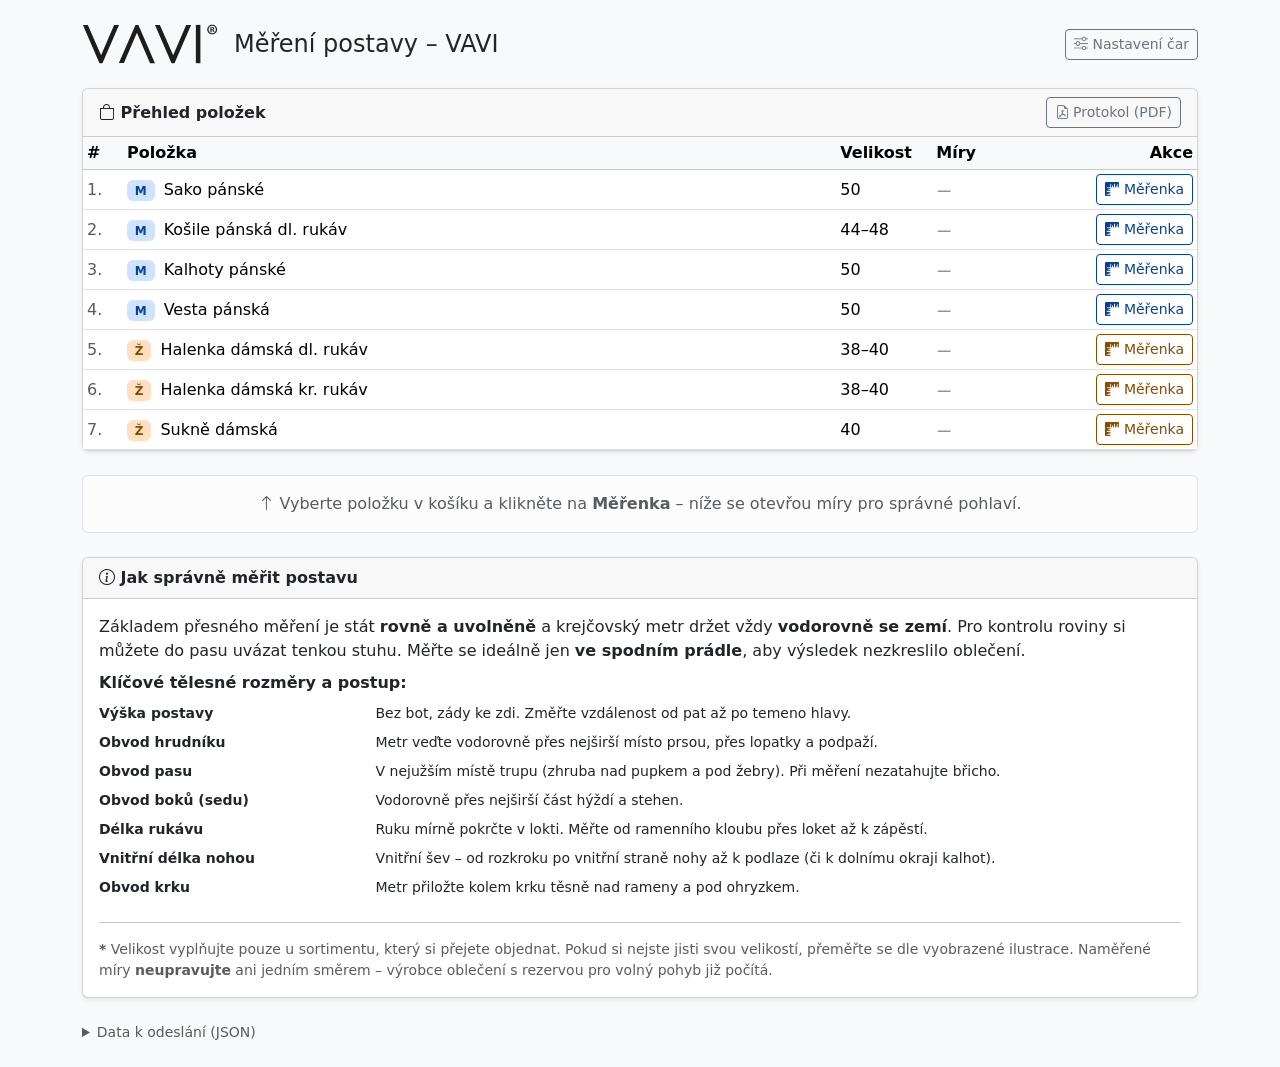
<file: index.html>
<!DOCTYPE html>
<html lang="cs">
<head>
    <meta charset="UTF-8">
    <meta name="viewport" content="width=device-width, initial-scale=1.0">
    <title>Měření postavy – VAVI</title>
    <meta name="description" content="Měření postavy – VAVI: formulář pro naměření postavy a objednávku oblečení.">
    <link rel="icon" type="image/svg+xml" href="img/logo.svg">
    <link href="https://cdn.jsdelivr.net/npm/bootstrap@5.3.3/dist/css/bootstrap.min.css" rel="stylesheet">
    <link href="https://cdn.jsdelivr.net/npm/bootstrap-icons@1.11.3/font/bootstrap-icons.min.css" rel="stylesheet">
    <link href="css/style.css" rel="stylesheet">
</head>
<body class="bg-light">
<div class="container my-4">

    <header class="d-flex align-items-center mb-4">
        <img src="img/logo.svg" alt="VAVI" height="40">
        <h1 class="h4 mb-0 ms-3">Měření postavy – VAVI</h1>
        <a href="editor.html" class="btn btn-sm btn-outline-secondary ms-auto no-print">
            <i class="bi bi-sliders"></i> Nastavení čar
        </a>
    </header>

    <form id="miry" method="post" novalidate>

        <!-- ===================== KOŠÍK (přehled položek) ===================== -->
        <div class="card shadow-sm mb-4">
            <div class="card-header fw-semibold d-flex justify-content-between align-items-center">
                <span><i class="bi bi-bag"></i> Přehled položek</span>
                <button type="button" id="btnProtokol" class="btn btn-sm btn-outline-secondary no-print">
                    <i class="bi bi-file-earmark-pdf"></i> Protokol (PDF)
                </button>
            </div>
            <div class="card-body p-0">
                <table class="table table-sm table-hover align-middle mb-0" id="kosik">
                    <thead class="table-light">
                        <tr>
                            <th style="width:2.5rem">#</th>
                            <th>Položka</th>
                            <th style="width:6rem">Velikost</th>
                            <th>Míry</th>
                            <th style="width:8rem" class="no-print text-end">Akce</th>
                        </tr>
                    </thead>
                    <tbody>
                        <tr data-kosik-id="1" data-pohlavi="muz" data-nazev="Sako pánské">
                            <td class="text-muted">1.</td>
                            <td><span class="badge badge-muz me-1">M</span> Sako pánské</td>
                            <td>50</td>
                            <td><span class="miry-text small text-muted fst-italic">—</span></td>
                            <td class="no-print text-end">
                                <button type="button" class="btn btn-sm btn-mira btn-mira-muz"><i class="bi bi-rulers"></i> Měřenka</button>
                            </td>
                        </tr>
                        <tr data-kosik-id="2" data-pohlavi="muz" data-nazev="Košile pánská dl. rukáv">
                            <td class="text-muted">2.</td>
                            <td><span class="badge badge-muz me-1">M</span> Košile pánská dl. rukáv</td>
                            <td>44–48</td>
                            <td><span class="miry-text small text-muted fst-italic">—</span></td>
                            <td class="no-print text-end">
                                <button type="button" class="btn btn-sm btn-mira btn-mira-muz"><i class="bi bi-rulers"></i> Měřenka</button>
                            </td>
                        </tr>
                        <tr data-kosik-id="3" data-pohlavi="muz" data-nazev="Kalhoty pánské">
                            <td class="text-muted">3.</td>
                            <td><span class="badge badge-muz me-1">M</span> Kalhoty pánské</td>
                            <td>50</td>
                            <td><span class="miry-text small text-muted fst-italic">—</span></td>
                            <td class="no-print text-end">
                                <button type="button" class="btn btn-sm btn-mira btn-mira-muz"><i class="bi bi-rulers"></i> Měřenka</button>
                            </td>
                        </tr>
                        <tr data-kosik-id="4" data-pohlavi="muz" data-nazev="Vesta pánská">
                            <td class="text-muted">4.</td>
                            <td><span class="badge badge-muz me-1">M</span> Vesta pánská</td>
                            <td>50</td>
                            <td><span class="miry-text small text-muted fst-italic">—</span></td>
                            <td class="no-print text-end">
                                <button type="button" class="btn btn-sm btn-mira btn-mira-muz"><i class="bi bi-rulers"></i> Měřenka</button>
                            </td>
                        </tr>
                        <tr data-kosik-id="5" data-pohlavi="zena" data-nazev="Halenka dámská dl. rukáv">
                            <td class="text-muted">5.</td>
                            <td><span class="badge badge-zena me-1">Ž</span> Halenka dámská dl. rukáv</td>
                            <td>38–40</td>
                            <td><span class="miry-text small text-muted fst-italic">—</span></td>
                            <td class="no-print text-end">
                                <button type="button" class="btn btn-sm btn-mira btn-mira-zena"><i class="bi bi-rulers"></i> Měřenka</button>
                            </td>
                        </tr>
                        <tr data-kosik-id="6" data-pohlavi="zena" data-nazev="Halenka dámská kr. rukáv">
                            <td class="text-muted">6.</td>
                            <td><span class="badge badge-zena me-1">Ž</span> Halenka dámská kr. rukáv</td>
                            <td>38–40</td>
                            <td><span class="miry-text small text-muted fst-italic">—</span></td>
                            <td class="no-print text-end">
                                <button type="button" class="btn btn-sm btn-mira btn-mira-zena"><i class="bi bi-rulers"></i> Měřenka</button>
                            </td>
                        </tr>
                        <tr data-kosik-id="7" data-pohlavi="zena" data-nazev="Sukně dámská">
                            <td class="text-muted">7.</td>
                            <td><span class="badge badge-zena me-1">Ž</span> Sukně dámská</td>
                            <td>40</td>
                            <td><span class="miry-text small text-muted fst-italic">—</span></td>
                            <td class="no-print text-end">
                                <button type="button" class="btn btn-sm btn-mira btn-mira-zena"><i class="bi bi-rulers"></i> Měřenka</button>
                            </td>
                        </tr>
                    </tbody>
                </table>
            </div>
        </div>

        <!-- info: po reloadu byla načtena dříve uložená data -->
        <div id="load-info" class="alert alert-info alert-dismissible d-none" role="alert">
            <i class="bi bi-info-circle"></i> Načetli jsme dříve rozpracovaná data košíku (uložená v tomto prohlížeči).
            Úpravy se průběžně ukládají; obnovením stránky se na ně dotážeme, ať je nepřepíšete omylem.
            <button type="button" class="btn-close" data-bs-dismiss="alert" aria-label="Zavřít"></button>
        </div>

        <!-- ===================== MĚŘENÍ (otevírá se z košíku) ===================== -->
        <div id="mereni-sekce">

        <!-- hint než se vybere položka -->
        <div id="mereni-hint" class="alert alert-light border text-center text-muted">
            <i class="bi bi-arrow-up"></i> Vyberte položku v košíku a klikněte na <strong>Měřenka</strong> – níže se otevřou míry pro správné pohlaví.
        </div>

        <!-- banner s aktivní položkou -->
        <div id="mereni-banner" class="alert alert-light border d-none align-items-center justify-content-between" role="alert">
            <span>Vyplňujete míry pro: <strong id="mereni-nazev"></strong> <span id="mereni-pohlavi" class="badge"></span></span>
            <span class="no-print">
                <button type="button" class="btn btn-sm btn-outline-danger" id="mereni-vymazat">Vymazat míry</button>
                <button type="button" class="btn btn-sm btn-outline-secondary" id="mereni-zavrit">Hotovo</button>
            </span>
        </div>

        <!-- ===== MUŽ: tabulka + ilustrace vedle sebe ===== -->
        <div class="gender-block d-none" data-gender="muz">
            <div class="row g-4">
                <div class="col-lg-5">
                    <div class="card shadow-sm h-100">
                        <div class="card-header tbl-head-muz fw-semibold">Muž</div>
                        <div class="card-body">
                            <table class="table table-sm table-bordered align-middle mb-2 mira-table">
                                <thead><tr><th style="width:3rem">#</th><th>Název rozměru</th><th style="width:8rem">Míra v cm</th></tr></thead>
                                <tbody><!-- řádky generuje app.js --></tbody>
                            </table>
                            <p class="small text-muted mb-0">* doplňkové míry u nestandardní postavy</p>
                        </div>
                    </div>
                </div>
                <div class="col-lg-7">
                    <div class="card shadow-sm h-100">
                        <div class="card-body">
                            <div class="row text-center g-2 figures" id="fig-slot-muz"></div>
                        </div>
                    </div>
                </div>
            </div>
        </div>

        <!-- ===== ŽENA: tabulka + ilustrace vedle sebe ===== -->
        <div class="gender-block d-none" data-gender="zena">
            <div class="row g-4">
                <div class="col-lg-5">
                    <div class="card shadow-sm h-100">
                        <div class="card-header tbl-head-zena fw-semibold">Žena</div>
                        <div class="card-body">
                            <table class="table table-sm table-bordered align-middle mb-2 mira-table">
                                <thead><tr><th style="width:3rem">#</th><th>Název rozměru</th><th style="width:8rem">Míra v cm</th></tr></thead>
                                <tbody><!-- řádky generuje app.js --></tbody>
                            </table>
                            <p class="small text-muted mb-0">* doplňkové míry u nestandardní postavy</p>
                        </div>
                    </div>
                </div>
                <div class="col-lg-7">
                    <div class="card shadow-sm h-100">
                        <div class="card-body">
                            <div class="row text-center g-2 figures" id="fig-slot-zena"></div>
                        </div>
                    </div>
                </div>
            </div>
        </div>

        <!-- ===================== ILUSTRACE (skrytý zdroj – JS přesune k tabulkám) ===================== -->
        <div id="fig-zdroj" class="d-none">
                <div class="row text-center g-3 figures">

                    <!-- ================================================= -->
                    <!-- ===============  MUŽ – ZEPŘEDU  ================== -->
                    <!-- ================================================= -->
                    <div class="col-md-4 fig-col" data-gender="muz">
                        <h2 class="h6 text-secondary">Muž – zepředu</h2>
                        <svg viewBox="0 0 240 470" class="figure-svg" data-fig="muz" aria-label="Muž zepředu">

                            <!-- ŠIPKY: ah = černá hrotová šipka, ld = šedá odkazová šipka -->
                            <defs>
                                <marker id="ah-mf" markerWidth="9" markerHeight="9" refX="4.5" refY="4.5" orient="auto-start-reverse">
                                    <path d="M0,0 L9,4.5 L0,9 z" fill="#1a1a1a"/>
                                </marker>
                                <marker id="ld-mf" markerWidth="6" markerHeight="6" refX="3" refY="3" orient="auto">
                                    <path d="M0,0 L6,3 L0,6 z" fill="#9a9a9a"/>
                                </marker>
                            </defs>

                            <!-- ============ TĚLO (obrys postavy) ============ -->
                            <g class="body">
                                <path class="ground" d="M45,418 L205,418"/> <!-- podlaha -->
                                <!-- precizní silueta (native 44-314 × 338-1122 → fit do 240×470) -->
                                <g class="silueta" transform="translate(13.67,-154.45) scale(0.5102)">
                                    <path fill="#bdbdbd" stroke="none" fill-rule="evenodd" d="M168.00,338.00 C163.83,338.33 163.50,338.83 161.00,340.00 C158.50,341.17 155.50,342.83 153.00,345.00 C150.50,347.17 147.83,350.00 146.00,353.00 C144.17,356.00 142.50,358.33 142.00,363.00 C141.50,367.67 143.50,377.33 143.00,381.00 C142.50,384.67 139.83,382.67 139.00,385.00 C138.17,387.33 137.83,392.17 138.00,395.00 C138.17,397.83 138.67,399.83 140.00,402.00 C141.33,404.17 144.50,405.50 146.00,408.00 C147.50,410.50 148.50,411.00 149.00,417.00 C149.50,423.00 150.50,438.33 149.00,444.00 C147.50,449.67 145.17,448.00 140.00,451.00 C134.83,454.00 127.33,458.17 118.00,462.00 C108.67,465.83 91.50,470.33 84.00,474.00 C76.50,477.67 75.50,481.17 73.00,484.00 C70.50,486.83 70.50,487.00 69.00,491.00 C67.50,495.00 65.00,499.67 64.00,508.00 C63.00,516.33 64.17,531.83 63.00,541.00 C61.83,550.17 58.33,553.50 57.00,563.00 C55.67,572.50 57.00,585.17 55.00,598.00 C53.00,610.83 46.67,626.17 45.00,640.00 C43.33,653.83 44.67,670.33 45.00,681.00 C45.33,691.67 46.67,694.67 47.00,704.00 C47.33,713.33 47.33,728.17 47.00,737.00 C46.67,745.83 44.50,751.00 45.00,757.00 C45.50,763.00 48.33,769.00 50.00,773.00 C51.67,777.00 52.50,778.33 55.00,781.00 C57.50,783.67 61.83,787.17 65.00,789.00 C68.17,790.83 71.50,791.50 74.00,792.00 C76.50,792.50 78.67,792.33 80.00,792.00 C81.33,791.67 82.00,791.50 82.00,790.00 C82.00,788.50 82.17,785.83 80.00,783.00 C77.83,780.17 71.33,776.00 69.00,773.00 C66.67,770.00 66.50,767.33 66.00,765.00 C65.50,762.67 65.50,761.00 66.00,759.00 C66.50,757.00 68.00,753.17 69.00,753.00 C70.00,752.83 71.00,754.83 72.00,758.00 C73.00,761.17 73.83,769.17 75.00,772.00 C76.17,774.83 78.00,774.50 79.00,775.00 C80.00,775.50 80.33,775.50 81.00,775.00 C81.67,774.50 83.00,777.67 83.00,772.00 C83.00,766.33 83.00,749.00 81.00,741.00 C79.00,733.00 72.83,728.33 71.00,724.00 C69.17,719.67 67.17,727.00 70.00,715.00 C72.83,703.00 84.67,664.83 88.00,652.00 C91.33,639.17 89.67,644.50 90.00,638.00 C90.33,631.50 88.83,620.17 90.00,613.00 C91.17,605.83 95.17,601.50 97.00,595.00 C98.83,588.50 100.00,577.67 101.00,574.00 C102.00,570.33 102.33,572.83 103.00,573.00 C103.67,573.17 103.33,569.17 105.00,575.00 C106.67,580.83 111.67,597.00 113.00,608.00 C114.33,619.00 113.50,631.33 113.00,641.00 C112.50,650.67 113.00,650.50 110.00,666.00 C107.00,681.50 98.17,717.50 95.00,734.00 C91.83,750.50 91.50,753.00 91.00,765.00 C90.50,777.00 90.50,790.50 92.00,806.00 C93.50,821.50 98.83,843.83 100.00,858.00 C101.17,872.17 100.17,881.67 99.00,891.00 C97.83,900.33 94.67,906.00 93.00,914.00 C91.33,922.00 89.67,930.67 89.00,939.00 C88.33,947.33 87.50,947.17 89.00,964.00 C90.50,980.83 96.67,1022.50 98.00,1040.00 C99.33,1057.50 99.17,1061.33 97.00,1069.00 C94.83,1076.67 90.33,1080.33 85.00,1086.00 C79.67,1091.67 68.50,1099.00 65.00,1103.00 C61.50,1107.00 63.33,1107.83 64.00,1110.00 C64.67,1112.17 65.83,1114.33 69.00,1116.00 C72.17,1117.67 79.67,1119.67 83.00,1120.00 C86.33,1120.33 86.50,1118.00 89.00,1118.00 C91.50,1118.00 94.83,1120.33 98.00,1120.00 C101.17,1119.67 104.83,1118.50 108.00,1116.00 C111.17,1113.50 113.33,1107.67 117.00,1105.00 C120.67,1102.33 127.17,1102.00 130.00,1100.00 C132.83,1098.00 133.83,1096.67 134.00,1093.00 C134.17,1089.33 131.33,1083.50 131.00,1078.00 C130.67,1072.50 132.17,1064.17 132.00,1060.00 C131.83,1055.83 130.33,1056.50 130.00,1053.00 C129.67,1049.50 129.50,1045.67 130.00,1039.00 C130.50,1032.33 131.00,1022.50 133.00,1013.00 C135.00,1003.50 139.67,991.33 142.00,982.00 C144.33,972.67 146.17,966.17 147.00,957.00 C147.83,947.83 147.33,935.33 147.00,927.00 C146.67,918.67 140.83,926.83 145.00,907.00 C149.17,887.17 166.67,829.50 172.00,808.00 C177.33,786.50 176.00,786.67 177.00,778.00 C178.00,769.33 177.17,760.00 178.00,756.00 C178.83,752.00 180.33,747.00 182.00,754.00 C183.67,761.00 183.83,780.67 188.00,798.00 C192.17,815.33 202.83,843.00 207.00,858.00 C211.17,873.00 210.83,879.33 213.00,888.00 C215.17,896.67 219.17,898.17 220.00,910.00 C220.83,921.83 217.83,948.33 218.00,959.00 C218.17,969.67 218.00,964.50 221.00,974.00 C224.00,983.50 232.50,1004.67 236.00,1016.00 C239.50,1027.33 241.00,1028.17 242.00,1042.00 C243.00,1055.83 241.33,1088.67 242.00,1099.00 C242.67,1109.33 243.67,1102.67 246.00,1104.00 C248.33,1105.33 252.67,1104.50 256.00,1107.00 C259.33,1109.50 263.00,1116.50 266.00,1119.00 C269.00,1121.50 271.50,1121.83 274.00,1122.00 C276.50,1122.17 278.83,1120.00 281.00,1120.00 C283.17,1120.00 284.33,1122.00 287.00,1122.00 C289.67,1122.00 294.00,1121.00 297.00,1120.00 C300.00,1119.00 303.00,1117.33 305.00,1116.00 C307.00,1114.67 308.33,1113.50 309.00,1112.00 C309.67,1110.50 309.67,1108.67 309.00,1107.00 C308.33,1105.33 306.83,1103.50 305.00,1102.00 C303.17,1100.50 302.33,1102.17 298.00,1098.00 C293.67,1093.83 283.00,1084.83 279.00,1077.00 C275.00,1069.17 274.83,1062.33 274.00,1051.00 C273.17,1039.67 273.50,1025.33 274.00,1009.00 C274.50,992.67 276.83,966.17 277.00,953.00 C277.17,939.83 276.50,938.50 275.00,930.00 C273.50,921.50 269.67,911.33 268.00,902.00 C266.33,892.67 265.50,882.33 265.00,874.00 C264.50,865.67 264.33,863.67 265.00,852.00 C265.67,840.33 268.33,818.00 269.00,804.00 C269.67,790.00 269.50,778.33 269.00,768.00 C268.50,757.67 269.33,759.17 266.00,742.00 C262.67,724.83 252.00,688.50 249.00,665.00 C246.00,641.50 247.50,615.33 248.00,601.00 C248.50,586.67 250.83,583.67 252.00,579.00 C253.17,574.33 254.17,573.67 255.00,573.00 C255.83,572.33 256.17,571.50 257.00,575.00 C257.83,578.50 258.33,587.83 260.00,594.00 C261.67,600.17 265.83,604.67 267.00,612.00 C268.17,619.33 266.67,632.00 267.00,638.00 C267.33,644.00 265.33,636.00 269.00,648.00 C272.67,660.00 285.67,697.83 289.00,710.00 C292.33,722.17 290.67,716.17 289.00,721.00 C287.33,725.83 281.00,730.67 279.00,739.00 C277.00,747.33 276.67,765.33 277.00,771.00 C277.33,776.67 279.50,773.67 281.00,773.00 C282.50,772.33 284.83,770.17 286.00,767.00 C287.17,763.83 287.33,756.33 288.00,754.00 C288.67,751.67 289.33,752.83 290.00,753.00 C290.67,753.17 291.67,752.33 292.00,755.00 C292.33,757.67 294.17,764.00 292.00,769.00 C289.83,774.00 281.17,781.67 279.00,785.00 C276.83,788.33 278.67,788.00 279.00,789.00 C279.33,790.00 279.67,790.67 281.00,791.00 C282.33,791.33 284.50,791.67 287.00,791.00 C289.50,790.33 293.00,789.00 296.00,787.00 C299.00,785.00 302.17,784.00 305.00,779.00 C307.83,774.00 312.00,770.17 313.00,757.00 C314.00,743.83 310.83,717.50 311.00,700.00 C311.17,682.50 314.00,664.17 314.00,652.00 C314.00,639.83 312.83,635.83 311.00,627.00 C309.17,618.17 304.83,610.33 303.00,599.00 C301.17,587.67 301.50,569.17 300.00,559.00 C298.50,548.83 295.00,545.83 294.00,538.00 C293.00,530.17 294.83,519.67 294.00,512.00 C293.17,504.33 291.50,497.67 289.00,492.00 C286.50,486.33 282.50,481.50 279.00,478.00 C275.50,474.50 274.33,473.50 268.00,471.00 C261.67,468.50 250.17,466.67 241.00,463.00 C231.83,459.33 218.83,452.50 213.00,449.00 C207.17,445.50 207.50,444.00 206.00,442.00 C204.50,440.00 204.33,439.50 204.00,437.00 C203.67,434.50 203.50,431.33 204.00,427.00 C204.50,422.67 205.50,414.67 207.00,411.00 C208.50,407.33 211.50,407.17 213.00,405.00 C214.50,402.83 215.50,401.00 216.00,398.00 C216.50,395.00 216.83,390.00 216.00,387.00 C215.17,384.00 211.67,383.17 211.00,380.00 C210.33,376.83 212.17,371.67 212.00,368.00 C211.83,364.33 211.17,361.17 210.00,358.00 C208.83,354.83 207.83,352.00 205.00,349.00 C202.17,346.00 196.17,341.83 193.00,340.00 C189.83,338.17 190.17,338.33 186.00,338.00 C181.83,337.67 172.17,337.67 168.00,338.00 Z"/>
                                </g>
                            </g>

                            <!-- ============ MĚŘICÍ ZNAČKY ============ -->
                            <g class="dims">
                                <!-- 1 · výška postavy -->
                                <g class="mira-marker" data-mira="muz-1">
                                    <path class="thin" d="M105,16 L190,16"/>
                                    <line x1="190" y1="16" x2="189" y2="412" marker-start="url(#ah-mf)" marker-end="url(#ah-mf)"/>
                                    <text class="num" x="200" y="232">1</text>
                                </g>
                                <!-- 2 · obvod krku -->
                                <g class="mira-marker" data-mira="muz-2" transform="translate(-3,8)">
                                    <ellipse class="dash" cx="105" cy="62" rx="13" ry="4"/>
                                    <line class="lead" x1="135" y1="46" x2="118" y2="60" marker-end="url(#ld-mf)"/>
                                    <text class="num" x="140" y="43">2</text>
                                </g>
                                <!-- 3 · obvod hrudníku -->
                                <g class="mira-marker" data-mira="muz-3">
                                    <ellipse class="dash" cx="105" cy="115" rx="39" ry="6"/>
                                    <line class="lead" x1="34" y1="113" x2="64" y2="115" marker-end="url(#ld-mf)"/>
                                    <text class="num" x="27" y="112">3</text>
                                </g>
                                <!-- 4 · obvod pasu -->
                                <g class="mira-marker" data-mira="muz-4">
                                    <ellipse class="dash" cx="105" cy="152" rx="31" ry="6"/>
                                    <line class="lead" x1="38" y1="152" x2="72" y2="152" marker-end="url(#ld-mf)"/>
                                    <text class="num" x="31" y="152">4</text>
                                </g>
                                <!-- 5 · obvod sedu -->
                                <g class="mira-marker" data-mira="muz-5">
                                    <ellipse class="dash" cx="105" cy="200" rx="33" ry="6"/>
                                    <line class="lead" x1="38" y1="200" x2="70" y2="200" marker-end="url(#ld-mf)"/>
                                    <text class="num" x="31" y="200">5</text>
                                </g>
                                <!-- 6 · délka ramene a ruky – od ramene podél paže až k zápěstí -->
                                <g class="mira-marker" data-mira="muz-6" transform="translate(8,-35)">
                                    <path d="M147,119 Q174,153 171,233" marker-end="url(#ah-mf)"/>
                                    <path d="M147,118 L126,108" marker-end="url(#ah-mf)"/>
                                    <line class="lead" x1="203" y1="178" x2="171" y2="186" marker-end="url(#ld-mf)"/>
                                    <text class="num" x="210" y="176">6</text>
                                </g>
                                <!-- 7 · obvod paže * – horní část paže (biceps) -->
                                <g class="mira-marker" data-mira="muz-7" transform="translate(-9,9)">
                                    <ellipse class="dash" cx="165" cy="128" rx="12" ry="2" transform="rotate(12 165 128)"/>
                                    <line class="lead" x1="215" y1="84" x2="168" y2="124" marker-end="url(#ld-mf)"/>
                                    <text class="num" x="222" y="82">7</text>
                                </g>
                                <!-- 8 · obvod stehna * – nakloněná elipsa na stehně -->
                                <g class="mira-marker" data-mira="muz-8" transform="translate(-8,-1)">
                                    <ellipse class="dash" cx="90" cy="276" rx="18" ry="5" transform="rotate(-14 90 276)"/>
                                    <line class="lead" x1="38" y1="276" x2="73" y2="276" marker-end="url(#ld-mf)"/>
                                    <text class="num" x="31" y="276">8</text>
                                </g>
                                <!-- 10 · kroková délka – od rozkroku k chodidlu -->
                                <g class="mira-marker" data-mira="muz-10" transform="translate(2,4)">
                                    <line x1="104" y1="226" x2="105" y2="410" marker-end="url(#ah-mf)"/>
                                    <path d="M85,412 L123,413"/>
                                    <line class="lead" x1="126" y1="334" x2="108" y2="320" marker-end="url(#ld-mf)"/>
                                    <text class="num" x="132" y="338">10</text>
                                </g>
                            </g>
                        </svg>
                    </div>

                    <!-- ================================================= -->
                    <!-- ===============  MUŽ – ZEZADU  =================== -->
                    <!-- ================================================= -->
                    <div class="col-md-4 fig-col" data-gender="muz">
                        <h2 class="h6 text-secondary">Muž – zezadu</h2>
                        <svg viewBox="0 0 240 470" class="figure-svg" data-fig="muz-zad" aria-label="Muž zezadu">
                            <defs>
                                <marker id="ah-mb" markerWidth="9" markerHeight="9" refX="4.5" refY="4.5" orient="auto-start-reverse">
                                    <path d="M0,0 L9,4.5 L0,9 z" fill="#1a1a1a"/>
                                </marker>
                                <marker id="ld-mb" markerWidth="6" markerHeight="6" refX="3" refY="3" orient="auto">
                                    <path d="M0,0 L6,3 L0,6 z" fill="#9a9a9a"/>
                                </marker>
                            </defs>

                            <!-- ============ TĚLO (obrys postavy) ============ -->
                            <g class="body">
                                <path class="ground" d="M45,418 L205,418"/> <!-- podlaha -->
                                <!-- precizní silueta muz_2 (native 361-649 × 333-1119 → fit do 240×470) -->
                                <g class="silueta" transform="translate(-152.0,-151.46) scale(0.5089)">
                                    <path fill="#bdbdbd" stroke="none" fill-rule="evenodd" d="M503.00,333.00 C499.50,333.00 497.33,333.17 494.00,334.00 C490.67,334.83 486.00,336.50 483.00,338.00 C480.00,339.50 478.17,340.50 476.00,343.00 C473.83,345.50 471.33,349.50 470.00,353.00 C468.67,356.50 468.17,359.83 468.00,364.00 C467.83,368.17 469.67,374.50 469.00,378.00 C468.33,381.50 464.83,382.00 464.00,385.00 C463.17,388.00 463.67,393.17 464.00,396.00 C464.33,398.83 464.33,399.50 466.00,402.00 C467.67,404.50 472.17,406.67 474.00,411.00 C475.83,415.33 476.67,423.33 477.00,428.00 C477.33,432.67 477.67,435.83 476.00,439.00 C474.33,442.17 473.33,443.17 467.00,447.00 C460.67,450.83 447.00,458.50 438.00,462.00 C429.00,465.50 419.50,466.00 413.00,468.00 C406.50,470.00 402.33,472.17 399.00,474.00 C395.67,475.83 395.17,476.50 393.00,479.00 C390.83,481.50 388.00,484.17 386.00,489.00 C384.00,493.83 381.83,499.83 381.00,508.00 C380.17,516.17 382.17,528.50 381.00,538.00 C379.83,547.50 375.50,554.33 374.00,565.00 C372.50,575.67 373.50,592.50 372.00,602.00 C370.50,611.50 366.83,614.67 365.00,622.00 C363.17,629.33 361.67,636.83 361.00,646.00 C360.33,655.17 360.50,665.17 361.00,677.00 C361.50,688.83 363.83,703.33 364.00,717.00 C364.17,730.67 362.00,750.50 362.00,759.00 C362.00,767.50 362.50,764.17 364.00,768.00 C365.50,771.83 369.00,778.83 371.00,782.00 C373.00,785.17 373.17,785.17 376.00,787.00 C378.83,788.83 384.67,792.00 388.00,793.00 C391.33,794.00 394.33,793.83 396.00,793.00 C397.67,792.17 399.17,790.50 398.00,788.00 C396.83,785.50 391.33,781.17 389.00,778.00 C386.67,774.83 384.67,772.50 384.00,769.00 C383.33,765.50 384.33,758.83 385.00,757.00 C385.67,755.17 386.83,755.33 388.00,758.00 C389.17,760.67 390.67,769.83 392.00,773.00 C393.33,776.17 394.67,776.67 396.00,777.00 C397.33,777.33 399.83,780.17 400.00,775.00 C400.17,769.83 397.83,752.00 397.00,746.00 C396.17,740.00 396.50,742.00 395.00,739.00 C393.50,736.00 389.17,731.83 388.00,728.00 C386.83,724.17 385.00,727.83 388.00,716.00 C391.00,704.17 402.50,669.83 406.00,657.00 C409.50,644.17 408.50,645.83 409.00,639.00 C409.50,632.17 408.00,621.83 409.00,616.00 C410.00,610.17 412.83,611.17 415.00,604.00 C417.17,596.83 420.50,578.50 422.00,573.00 C423.50,567.50 423.33,571.00 424.00,571.00 C424.67,571.00 424.17,566.50 426.00,573.00 C427.83,579.50 433.67,596.00 435.00,610.00 C436.33,624.00 436.17,640.33 434.00,657.00 C431.83,673.67 425.33,691.67 422.00,710.00 C418.67,728.33 415.33,753.50 414.00,767.00 C412.67,780.50 412.83,776.00 414.00,791.00 C415.17,806.00 419.83,842.67 421.00,857.00 C422.17,871.33 421.33,869.17 421.00,877.00 C420.67,884.83 420.33,896.33 419.00,904.00 C417.67,911.67 414.67,916.33 413.00,923.00 C411.33,929.67 409.83,936.00 409.00,944.00 C408.17,952.00 406.83,956.67 408.00,971.00 C409.17,985.33 414.50,1016.00 416.00,1030.00 C417.50,1044.00 417.50,1047.33 417.00,1055.00 C416.50,1062.67 414.83,1071.17 413.00,1076.00 C411.17,1080.83 409.50,1081.17 406.00,1084.00 C402.50,1086.83 395.00,1090.33 392.00,1093.00 C389.00,1095.67 388.33,1098.17 388.00,1100.00 C387.67,1101.83 388.50,1102.67 390.00,1104.00 C391.50,1105.33 394.00,1107.00 397.00,1108.00 C400.00,1109.00 402.67,1108.33 408.00,1110.00 C413.33,1111.67 423.33,1116.67 429.00,1118.00 C434.67,1119.33 438.00,1119.00 442.00,1118.00 C446.00,1117.00 451.50,1116.67 453.00,1112.00 C454.50,1107.33 451.17,1098.17 451.00,1090.00 C450.83,1081.83 452.17,1070.00 452.00,1063.00 C451.83,1056.00 449.33,1056.67 450.00,1048.00 C450.67,1039.33 452.83,1024.33 456.00,1011.00 C459.17,997.67 466.67,981.17 469.00,968.00 C471.33,954.83 470.17,941.33 470.00,932.00 C469.83,922.67 467.17,918.67 468.00,912.00 C468.83,905.33 472.83,900.17 475.00,892.00 C477.17,883.83 477.67,875.67 481.00,863.00 C484.33,850.33 491.67,829.17 495.00,816.00 C498.33,802.83 499.67,793.83 501.00,784.00 C502.33,774.17 502.17,761.67 503.00,757.00 C503.83,752.33 505.00,755.17 506.00,756.00 C507.00,756.83 508.33,757.67 509.00,762.00 C509.67,766.33 509.00,774.17 510.00,782.00 C511.00,789.83 511.67,796.33 515.00,809.00 C518.33,821.67 526.33,844.17 530.00,858.00 C533.67,871.83 534.67,882.67 537.00,892.00 C539.33,901.33 542.83,901.67 544.00,914.00 C545.17,926.33 541.67,948.83 544.00,966.00 C546.33,983.17 555.17,1003.67 558.00,1017.00 C560.83,1030.33 560.83,1038.50 561.00,1046.00 C561.17,1053.50 559.17,1054.33 559.00,1062.00 C558.83,1069.67 560.17,1085.83 560.00,1092.00 C559.83,1098.17 558.33,1095.50 558.00,1099.00 C557.67,1102.50 556.17,1109.83 558.00,1113.00 C559.83,1116.17 565.50,1117.00 569.00,1118.00 C572.50,1119.00 576.17,1119.00 579.00,1119.00 C581.83,1119.00 582.17,1119.33 586.00,1118.00 C589.83,1116.67 596.83,1112.83 602.00,1111.00 C607.17,1109.17 613.50,1108.50 617.00,1107.00 C620.50,1105.50 622.00,1103.67 623.00,1102.00 C624.00,1100.33 626.67,1100.67 623.00,1097.00 C619.33,1093.33 605.33,1084.00 601.00,1080.00 C596.67,1076.00 598.00,1077.00 597.00,1073.00 C596.00,1069.00 595.00,1064.50 595.00,1056.00 C595.00,1047.50 595.50,1036.50 597.00,1022.00 C598.50,1007.50 603.00,982.33 604.00,969.00 C605.00,955.67 604.67,952.33 603.00,942.00 C601.33,931.67 595.83,915.50 594.00,907.00 C592.17,898.50 592.33,898.50 592.00,891.00 C591.67,883.50 591.17,874.67 592.00,862.00 C592.83,849.33 596.17,830.17 597.00,815.00 C597.83,799.83 597.83,785.67 597.00,771.00 C596.17,756.33 595.50,746.17 592.00,727.00 C588.50,707.83 579.00,675.33 576.00,656.00 C573.00,636.67 573.50,620.83 574.00,611.00 C574.50,601.17 577.50,602.67 579.00,597.00 C580.50,591.33 581.83,581.17 583.00,577.00 C584.17,572.83 585.17,572.50 586.00,572.00 C586.83,571.50 586.67,569.17 588.00,574.00 C589.33,578.83 592.00,594.50 594.00,601.00 C596.00,607.50 598.83,607.00 600.00,613.00 C601.17,619.00 600.33,630.00 601.00,637.00 C601.67,644.00 600.50,642.50 604.00,655.00 C607.50,667.50 619.00,700.17 622.00,712.00 C625.00,723.83 623.50,721.00 622.00,726.00 C620.50,731.00 615.00,733.67 613.00,742.00 C611.00,750.33 609.83,770.17 610.00,776.00 C610.17,781.83 612.83,777.33 614.00,777.00 C615.17,776.67 615.50,777.33 617.00,774.00 C618.50,770.67 621.50,759.33 623.00,757.00 C624.50,754.67 625.50,758.17 626.00,760.00 C626.50,761.83 626.33,765.67 626.00,768.00 C625.67,770.33 626.33,770.50 624.00,774.00 C621.67,777.50 614.00,786.00 612.00,789.00 C610.00,792.00 611.50,791.17 612.00,792.00 C612.50,792.83 613.17,793.83 615.00,794.00 C616.83,794.17 619.83,794.00 623.00,793.00 C626.17,792.00 631.00,790.00 634.00,788.00 C637.00,786.00 638.67,784.67 641.00,781.00 C643.33,777.33 647.00,781.00 648.00,766.00 C649.00,751.00 646.83,706.33 647.00,691.00 C647.17,675.67 648.67,681.33 649.00,674.00 C649.33,666.67 649.67,655.50 649.00,647.00 C648.33,638.50 646.83,630.67 645.00,623.00 C643.17,615.33 639.50,611.17 638.00,601.00 C636.50,590.83 637.50,572.83 636.00,562.00 C634.50,551.17 630.17,545.33 629.00,536.00 C627.83,526.67 629.67,513.67 629.00,506.00 C628.33,498.33 626.67,494.33 625.00,490.00 C623.33,485.67 621.67,483.00 619.00,480.00 C616.33,477.00 616.83,475.17 609.00,472.00 C601.17,468.83 583.67,465.50 572.00,461.00 C560.33,456.50 545.33,448.50 539.00,445.00 C532.67,441.50 535.17,442.67 534.00,440.00 C532.83,437.33 531.83,434.00 532.00,429.00 C532.17,424.00 533.50,414.17 535.00,410.00 C536.50,405.83 539.50,406.17 541.00,404.00 C542.50,401.83 543.50,400.50 544.00,397.00 C544.50,393.50 544.83,386.17 544.00,383.00 C543.17,379.83 539.83,382.67 539.00,378.00 C538.17,373.33 539.67,360.17 539.00,355.00 C538.33,349.83 537.00,349.67 535.00,347.00 C533.00,344.33 530.33,341.17 527.00,339.00 C523.67,336.83 519.00,335.00 515.00,334.00 C511.00,333.00 506.50,333.00 503.00,333.00 Z"/>
                                </g>
                            </g>

                            <!-- ============ MĚŘICÍ ZNAČKY ============ -->
                            <g class="dims">
                                <!-- 1 · výška postavy -->
                                <g class="mira-marker" data-mira="muz-1">
                                    <path class="thin" d="M105,16 L190,16"/>
                                    <line x1="190" y1="19" x2="190" y2="418" marker-start="url(#ah-mb)" marker-end="url(#ah-mb)"/>
                                    <text class="num" x="200" y="232">1</text>
                                </g>
                                <!-- 9 · šíře zad – přes lopatky, k ramenům -->
                                <g class="mira-marker" data-mira="muz-9">
                                    <line x1="69" y1="112" x2="142" y2="111" marker-start="url(#ah-mb)" marker-end="url(#ah-mb)"/>
                                    <line class="lead" x1="105" y1="96" x2="105" y2="108" marker-end="url(#ld-mb)"/>
                                    <text class="num" x="105" y="90">9</text>
                                </g>
                                <!-- 5 · obvod sedu -->
                                <g class="mira-marker" data-mira="muz-5">
                                    <ellipse class="dash" cx="105" cy="200" rx="33" ry="6"/>
                                    <line class="lead" x1="38" y1="200" x2="70" y2="200" marker-end="url(#ld-mb)"/>
                                    <text class="num" x="31" y="200">5</text>
                                </g>
                            </g>
                        </svg>
                    </div>

                    <!-- ================================================= -->
                    <!-- ===============  ŽENA – ZEPŘEDU  ================= -->
                    <!-- ================================================= -->
                    <div class="col-md-4 fig-col" data-gender="zena">
                        <h2 class="h6 text-secondary">Žena – zepředu</h2>
                        <svg viewBox="0 0 240 470" class="figure-svg" data-fig="zena" aria-label="Žena zepředu">
                            <defs>
                                <marker id="ah-zf" markerWidth="9" markerHeight="9" refX="4.5" refY="4.5" orient="auto-start-reverse">
                                    <path d="M0,0 L9,4.5 L0,9 z" fill="#1a1a1a"/>
                                </marker>
                                <marker id="ld-zf" markerWidth="6" markerHeight="6" refX="3" refY="3" orient="auto">
                                    <path d="M0,0 L6,3 L0,6 z" fill="#9a9a9a"/>
                                </marker>
                            </defs>

                            <!-- ============ TĚLO (obrys postavy) ============ -->
                            <g class="body">
                                <path class="ground" d="M45,416 L205,416"/> <!-- podlaha -->
                                <!-- precizní silueta žena (native 730-967 × 353-1125 → fit do 240×470) -->
                                <g class="silueta" transform="translate(-334.6,-164.9) scale(0.5181)">
                                    <path fill="#bdbdbd" stroke="none" fill-rule="evenodd" d="M854.00,354.00 C850.00,353.50 844.33,353.17 840.00,354.00 C835.67,354.83 831.33,357.00 828.00,359.00 C824.67,361.00 822.17,363.17 820.00,366.00 C817.83,368.83 816.00,371.50 815.00,376.00 C814.00,380.50 813.83,389.33 814.00,393.00 C814.17,396.67 816.50,396.17 816.00,398.00 C815.50,399.83 811.83,401.17 811.00,404.00 C810.17,406.83 810.50,412.00 811.00,415.00 C811.50,418.00 812.33,419.83 814.00,422.00 C815.67,424.17 819.83,426.67 821.00,428.00 C822.17,429.33 819.83,427.67 821.00,430.00 C822.17,432.33 826.67,437.83 828.00,442.00 C829.33,446.17 829.00,451.83 829.00,455.00 C829.00,458.17 828.67,459.00 828.00,461.00 C827.33,463.00 826.50,465.00 825.00,467.00 C823.50,469.00 821.17,471.33 819.00,473.00 C816.83,474.67 815.67,475.50 812.00,477.00 C808.33,478.50 801.83,480.83 797.00,482.00 C792.17,483.17 787.00,483.00 783.00,484.00 C779.00,485.00 775.83,486.17 773.00,488.00 C770.17,489.83 767.83,492.33 766.00,495.00 C764.17,497.67 763.17,500.00 762.00,504.00 C760.83,508.00 760.33,501.83 759.00,519.00 C757.67,536.17 756.17,588.17 754.00,607.00 C751.83,625.83 747.83,625.50 746.00,632.00 C744.17,638.50 744.17,633.00 743.00,646.00 C741.83,659.00 741.00,691.50 739.00,710.00 C737.00,728.50 732.17,748.00 731.00,757.00 C729.83,766.00 730.50,759.83 732.00,764.00 C733.50,768.17 736.67,777.67 740.00,782.00 C743.33,786.33 748.83,788.50 752.00,790.00 C755.17,791.50 757.50,791.17 759.00,791.00 C760.50,790.83 760.83,790.17 761.00,789.00 C761.17,787.83 762.00,786.67 760.00,784.00 C758.00,781.33 751.17,775.50 749.00,773.00 C746.83,770.50 747.33,771.67 747.00,769.00 C746.67,766.33 746.67,759.33 747.00,757.00 C747.33,754.67 748.33,755.17 749.00,755.00 C749.67,754.83 750.67,754.67 751.00,756.00 C751.33,757.33 750.67,760.67 751.00,763.00 C751.33,765.33 752.17,768.17 753.00,770.00 C753.83,771.83 755.00,773.33 756.00,774.00 C757.00,774.67 758.17,774.33 759.00,774.00 C759.83,773.67 760.67,776.67 761.00,772.00 C761.33,767.33 761.33,752.17 761.00,746.00 C760.67,739.83 760.17,738.33 759.00,735.00 C757.83,731.67 754.83,728.50 754.00,726.00 C753.17,723.50 752.00,726.50 754.00,720.00 C756.00,713.50 761.50,700.67 766.00,687.00 C770.50,673.33 778.00,649.17 781.00,638.00 C784.00,626.83 783.33,627.33 784.00,620.00 C784.67,612.67 784.50,599.67 785.00,594.00 C785.50,588.33 786.50,589.67 787.00,586.00 C787.50,582.33 787.50,574.67 788.00,572.00 C788.50,569.33 789.33,570.00 790.00,570.00 C790.67,570.00 791.17,569.83 792.00,572.00 C792.83,574.17 794.17,578.50 795.00,583.00 C795.83,587.50 796.00,593.83 797.00,599.00 C798.00,604.17 800.33,610.50 801.00,614.00 C801.67,617.50 804.33,612.17 801.00,620.00 C797.67,627.83 786.00,649.00 781.00,661.00 C776.00,673.00 773.33,683.50 771.00,692.00 C768.67,700.50 767.67,706.67 767.00,712.00 C766.33,717.33 767.17,721.83 767.00,724.00 C766.83,726.17 766.00,719.50 766.00,725.00 C766.00,730.50 765.33,744.33 767.00,757.00 C768.67,769.67 773.00,789.17 776.00,801.00 C779.00,812.83 781.50,815.83 785.00,828.00 C788.50,840.17 794.50,862.00 797.00,874.00 C799.50,886.00 799.67,892.67 800.00,900.00 C800.33,907.33 799.50,913.67 799.00,918.00 C798.50,922.33 797.33,918.67 797.00,926.00 C796.67,933.33 796.00,951.33 797.00,962.00 C798.00,972.67 800.33,980.17 803.00,990.00 C805.67,999.83 809.83,1009.33 813.00,1021.00 C816.17,1032.67 820.67,1052.67 822.00,1060.00 C823.33,1067.33 821.00,1060.83 821.00,1065.00 C821.00,1069.17 823.50,1077.17 822.00,1085.00 C820.50,1092.83 813.67,1106.50 812.00,1112.00 C810.33,1117.50 811.67,1116.67 812.00,1118.00 C812.33,1119.33 812.00,1119.00 814.00,1120.00 C816.00,1121.00 820.83,1123.50 824.00,1124.00 C827.17,1124.50 830.83,1122.83 833.00,1123.00 C835.17,1123.17 834.50,1125.17 837.00,1125.00 C839.50,1124.83 845.50,1124.17 848.00,1122.00 C850.50,1119.83 851.00,1113.50 852.00,1112.00 C853.00,1110.50 853.67,1112.17 854.00,1113.00 C854.33,1113.83 853.67,1115.67 854.00,1117.00 C854.33,1118.33 854.50,1119.83 856.00,1121.00 C857.50,1122.17 858.67,1123.67 863.00,1124.00 C867.33,1124.33 877.50,1123.67 882.00,1123.00 C886.50,1122.33 888.17,1121.00 890.00,1120.00 C891.83,1119.00 892.67,1119.00 893.00,1117.00 C893.33,1115.00 893.00,1111.00 892.00,1108.00 C891.00,1105.00 888.67,1102.83 887.00,1099.00 C885.33,1095.17 882.83,1088.50 882.00,1085.00 C881.17,1081.50 881.67,1080.33 882.00,1078.00 C882.33,1075.67 884.00,1074.17 884.00,1071.00 C884.00,1067.83 880.67,1068.50 882.00,1059.00 C883.33,1049.50 888.50,1027.67 892.00,1014.00 C895.50,1000.33 900.83,985.33 903.00,977.00 C905.17,968.67 904.67,970.67 905.00,964.00 C905.33,957.33 906.00,946.50 905.00,937.00 C904.00,927.50 899.67,915.67 899.00,907.00 C898.33,898.33 899.50,894.00 901.00,885.00 C902.50,876.00 906.17,860.17 908.00,853.00 C909.83,845.83 909.50,851.00 912.00,842.00 C914.50,833.00 920.00,812.33 923.00,799.00 C926.00,785.67 928.50,771.33 930.00,762.00 C931.50,752.67 931.83,751.00 932.00,743.00 C932.17,735.00 932.50,724.83 931.00,714.00 C929.50,703.17 925.83,687.83 923.00,678.00 C920.17,668.17 917.67,662.67 914.00,655.00 C910.33,647.33 903.83,637.50 901.00,632.00 C898.17,626.50 897.50,625.50 897.00,622.00 C896.50,618.50 897.17,615.00 898.00,611.00 C898.83,607.00 900.83,603.33 902.00,598.00 C903.17,592.67 904.17,582.83 905.00,579.00 C905.83,575.17 906.33,575.50 907.00,575.00 C907.67,574.50 908.17,572.00 909.00,576.00 C909.83,580.00 911.33,590.33 912.00,599.00 C912.67,607.67 912.33,621.17 913.00,628.00 C913.67,634.83 910.83,624.50 916.00,640.00 C921.17,655.50 939.33,706.33 944.00,721.00 C948.67,735.67 944.67,725.50 944.00,728.00 C943.33,730.50 941.00,733.33 940.00,736.00 C939.00,738.67 938.33,737.50 938.00,744.00 C937.67,750.50 937.67,769.50 938.00,775.00 C938.33,780.50 938.83,777.50 940.00,777.00 C941.17,776.50 943.83,774.00 945.00,772.00 C946.17,770.00 946.67,767.50 947.00,765.00 C947.33,762.50 946.67,758.67 947.00,757.00 C947.33,755.33 948.33,755.00 949.00,755.00 C949.67,755.00 950.50,755.83 951.00,757.00 C951.50,758.17 952.00,759.83 952.00,762.00 C952.00,764.17 951.67,767.67 951.00,770.00 C950.33,772.33 949.67,773.67 948.00,776.00 C946.33,778.33 942.33,781.50 941.00,784.00 C939.67,786.50 939.17,789.67 940.00,791.00 C940.83,792.33 943.67,792.50 946.00,792.00 C948.33,791.50 951.67,789.67 954.00,788.00 C956.33,786.33 958.00,785.67 960.00,782.00 C962.00,778.33 965.00,770.83 966.00,766.00 C967.00,761.17 966.83,758.83 966.00,753.00 C965.17,747.17 962.00,737.17 961.00,731.00 C960.00,724.83 960.83,722.50 960.00,716.00 C959.17,709.50 957.17,704.00 956.00,692.00 C954.83,680.00 954.00,654.33 953.00,644.00 C952.00,633.67 951.83,636.50 950.00,630.00 C948.17,623.50 943.83,619.33 942.00,605.00 C940.17,590.67 939.67,554.33 939.00,544.00 C938.33,533.67 938.17,546.33 938.00,543.00 C937.83,539.67 938.50,530.17 938.00,524.00 C937.50,517.83 936.17,510.67 935.00,506.00 C933.83,501.33 933.00,499.00 931.00,496.00 C929.00,493.00 926.00,490.00 923.00,488.00 C920.00,486.00 916.33,484.83 913.00,484.00 C909.67,483.17 907.67,484.17 903.00,483.00 C898.33,481.83 889.83,479.00 885.00,477.00 C880.17,475.00 876.67,473.00 874.00,471.00 C871.33,469.00 870.00,466.50 869.00,465.00 C868.00,463.50 868.00,465.83 868.00,462.00 C868.00,458.17 867.67,447.67 869.00,442.00 C870.33,436.33 873.67,431.50 876.00,428.00 C878.33,424.50 881.50,422.83 883.00,421.00 C884.50,419.17 884.67,419.83 885.00,417.00 C885.33,414.17 885.83,407.00 885.00,404.00 C884.17,401.00 880.50,400.83 880.00,399.00 C879.50,397.17 881.67,395.67 882.00,393.00 C882.33,390.33 882.50,386.67 882.00,383.00 C881.50,379.33 880.83,374.67 879.00,371.00 C877.17,367.33 873.50,363.33 871.00,361.00 C868.50,358.67 866.83,358.17 864.00,357.00 C861.17,355.83 858.00,354.50 854.00,354.00 Z"/>
                                </g>
                            </g>

                            <!-- ============ MĚŘICÍ ZNAČKY ============ -->
                            <g class="dims">
                                <!-- 1 · výška postavy -->
                                <g class="mira-marker" data-mira="zena-1">
                                    <path class="thin" d="M105,14 L190,14"/>
                                    <line x1="189" y1="21" x2="190" y2="410" marker-start="url(#ah-zf)" marker-end="url(#ah-zf)"/>
                                    <text class="num" x="200" y="232">1</text>
                                </g>
                                <!-- 2 · obvod hrudníku -->
                                <g class="mira-marker" data-mira="zena-2">
                                    <ellipse class="dash" cx="105" cy="112" rx="30" ry="6"/>
                                    <line class="lead" x1="38" y1="112" x2="73" y2="112" marker-end="url(#ld-zf)"/>
                                    <text class="num" x="31" y="112">2</text>
                                </g>
                                <!-- 3 · obvod pasu -->
                                <g class="mira-marker" data-mira="zena-3">
                                    <ellipse class="dash" cx="105" cy="150" rx="25" ry="5"/>
                                    <line class="lead" x1="38" y1="150" x2="83" y2="150" marker-end="url(#ld-zf)"/>
                                    <text class="num" x="31" y="150">3</text>
                                </g>
                                <!-- 4 · obvod sedu -->
                                <g class="mira-marker" data-mira="zena-4">
                                    <ellipse class="dash" cx="105" cy="198" rx="38" ry="6"/>
                                    <line class="lead" x1="38" y1="198" x2="73" y2="198" marker-end="url(#ld-zf)"/>
                                    <text class="num" x="31" y="198">4</text>
                                </g>
                                <!-- 5 · délka ramene a ruky – od ramene podél paže až k zápěstí -->
                                <g class="mira-marker" data-mira="zena-5" transform="translate(12,-43)">
                                    <path d="M138,125 Q156,162 157,244" marker-end="url(#ah-zf)"/>
                                    <path d="M137,124 L118,120" marker-end="url(#ah-zf)"/>
                                    <line class="lead" x1="203" y1="176" x2="158" y2="186" marker-end="url(#ld-zf)"/>
                                    <text class="num" x="210" y="174">5</text>
                                </g>
                                <!-- 6 · obvod paže * – horní část paže (biceps) -->
                                <g class="mira-marker" data-mira="zena-6" transform="translate(-5,3)">
                                    <ellipse class="dash" cx="152" cy="132" rx="9" ry="4" transform="rotate(12 152 132)"/>
                                    <line class="lead" x1="215" y1="84" x2="155" y2="128" marker-end="url(#ld-zf)"/>
                                    <text class="num" x="222" y="82">6</text>
                                </g>
                                <!-- 7 · obvod stehna * – nakloněná elipsa na stehně -->
                                <g class="mira-marker" data-mira="zena-7" transform="translate(3,-7)">
                                    <ellipse class="dash" cx="88" cy="275" rx="14" ry="5" transform="rotate(-14 88 275)"/>
                                    <line class="lead" x1="38" y1="275" x2="73" y2="275" marker-end="url(#ld-zf)"/>
                                    <text class="num" x="31" y="275">7</text>
                                </g>
                                <!-- 8 · kroková délka – od rozkroku k chodidlu -->
                                <g class="mira-marker" data-mira="zena-8">
                                    <line x1="105" y1="250" x2="105" y2="412" marker-end="url(#ah-zf)"/>
                                    <path d="M83,415 L128,416"/>
                                    <line class="lead" x1="126" y1="334" x2="108" y2="320" marker-end="url(#ld-zf)"/>
                                    <text class="num" x="132" y="338">8</text>
                                </g>
                            </g>
                        </svg>
                    </div>
                </div>
        </div><!-- /#fig-zdroj -->

        </div><!-- /#mereni-sekce -->

        <!-- ===================== JAK SPRÁVNĚ MĚŘIT ===================== -->
        <div class="card shadow-sm mt-4">
            <div class="card-header fw-semibold">
                <i class="bi bi-info-circle"></i> Jak správně měřit postavu
            </div>
            <div class="card-body">
                <p class="mb-2">
                    Základem přesného měření je stát <strong>rovně a uvolněně</strong> a krejčovský metr držet
                    vždy <strong>vodorovně se zemí</strong>. Pro kontrolu roviny si můžete do pasu uvázat tenkou
                    stuhu. Měřte se ideálně jen <strong>ve spodním prádle</strong>, aby výsledek nezkreslilo oblečení.
                </p>
                <p class="fw-semibold mb-2">Klíčové tělesné rozměry a postup:</p>
                <dl class="row mb-2 small">
                    <dt class="col-sm-4 col-lg-3">Výška postavy</dt>
                    <dd class="col-sm-8 col-lg-9">Bez bot, zády ke zdi. Změřte vzdálenost od pat až po temeno hlavy.</dd>

                    <dt class="col-sm-4 col-lg-3">Obvod hrudníku</dt>
                    <dd class="col-sm-8 col-lg-9">Metr veďte vodorovně přes nejširší místo prsou, přes lopatky a podpaží.</dd>

                    <dt class="col-sm-4 col-lg-3">Obvod pasu</dt>
                    <dd class="col-sm-8 col-lg-9">V nejužším místě trupu (zhruba nad pupkem a pod žebry). Při měření nezatahujte břicho.</dd>

                    <dt class="col-sm-4 col-lg-3">Obvod boků (sedu)</dt>
                    <dd class="col-sm-8 col-lg-9">Vodorovně přes nejširší část hýždí a stehen.</dd>

                    <dt class="col-sm-4 col-lg-3">Délka rukávu</dt>
                    <dd class="col-sm-8 col-lg-9">Ruku mírně pokrčte v lokti. Měřte od ramenního kloubu přes loket až k zápěstí.</dd>

                    <dt class="col-sm-4 col-lg-3">Vnitřní délka nohou</dt>
                    <dd class="col-sm-8 col-lg-9">Vnitřní šev – od rozkroku po vnitřní straně nohy až k podlaze (či k dolnímu okraji kalhot).</dd>

                    <dt class="col-sm-4 col-lg-3">Obvod krku</dt>
                    <dd class="col-sm-8 col-lg-9">Metr přiložte kolem krku těsně nad rameny a pod ohryzkem.</dd>
                </dl>
                <hr>
                <p class="small text-muted mb-0">
                    <strong>*</strong> Velikost vyplňujte pouze u sortimentu, který si přejete objednat.
                    Pokud si nejste jisti svou velikostí, přeměřte se dle vyobrazené ilustrace.
                    Naměřené míry <strong>neupravujte</strong> ani jedním směrem – výrobce oblečení
                    s rezervou pro volný pohyb již počítá.
                </p>
            </div>
        </div>

        <!-- ===================== DATA (JSON pro pozdější odeslání do DB) ===================== -->
        <details class="mt-4 no-print">
            <summary class="text-muted small">Data k odeslání (JSON)</summary>
            <textarea id="kosik-json" name="kosik_json" class="form-control font-monospace mt-2" rows="4" readonly>{}</textarea>
        </details>

    </form>
</div>

<!-- Protokol pro tisk / PDF (na obrazovce skrytý, generuje app.js) -->
<div id="protokol"></div>

<script src="https://cdn.jsdelivr.net/npm/bootstrap@5.3.3/dist/js/bootstrap.bundle.min.js"></script>
<script src="js/app.js"></script>
</body>
</html>
</file>
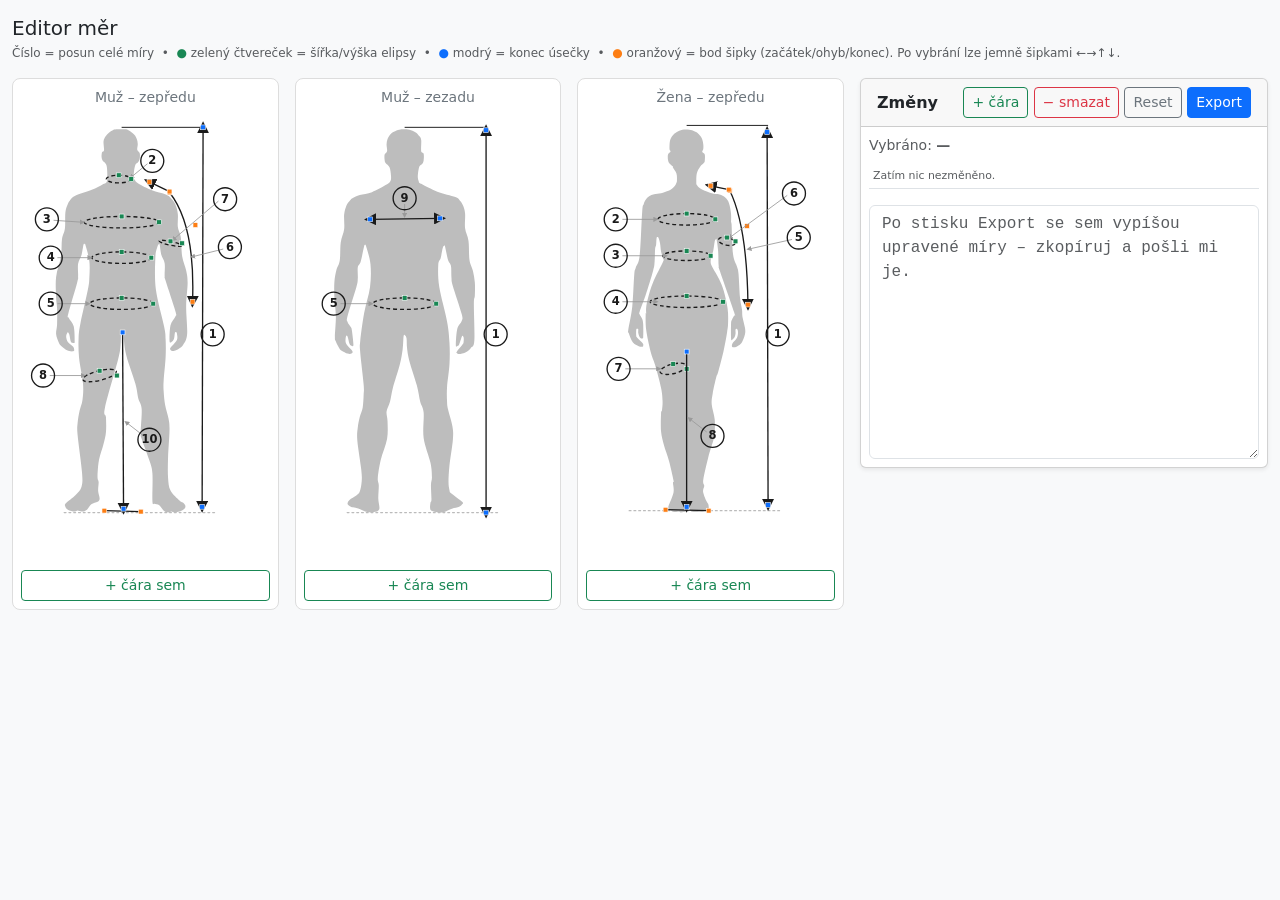
<file: editor.html>
<!DOCTYPE html>
<html lang="cs">
<head>
    <meta charset="UTF-8">
    <meta name="viewport" content="width=device-width, initial-scale=1.0">
    <title>Editor měr – VAVI</title>
    <link rel="icon" type="image/svg+xml" href="img/logo.svg">
    <link href="https://cdn.jsdelivr.net/npm/bootstrap@5.3.3/dist/css/bootstrap.min.css" rel="stylesheet">
    <link href="css/style.css" rel="stylesheet">
    <style>
        .figbox { background:#fff; border:1px solid #ddd; border-radius:.5rem; }
        .figbox svg { width:100%; height:auto; }
        .mira-marker { cursor: move; }
        .mira-marker:hover .num, .mira-marker.sel .num { fill:#0d6efd; font-weight:800; }
        .mira-marker.sel line:not(.lead), .mira-marker.sel path:not(.lead), .mira-marker.sel ellipse { stroke:#0d6efd; }
        /* úchyty */
        .ui { cursor: pointer; }
        .ui-move { fill: transparent; }
        .ui-rx, .ui-ry { fill:#198754; stroke:#fff; stroke-width:.6; }      /* zelené = šířka/výška elipsy */
        .ui-pt { fill:#0d6efd; stroke:#fff; stroke-width:.6; }              /* modré = konce úseček */
        .ui-path { fill:#fd7e14; stroke:#fff; stroke-width:.6; }            /* oranžové = body šipek (křivek) */
        #panel { position: sticky; top: 1rem; max-height: 94vh; overflow:auto; }
        #readout { font-size:.78rem; }
        #readout tr.active { background:#fff3cd; }
        .leg { font-size:.75rem; }
    </style>
</head>
<body class="bg-light">
<div class="container-fluid my-3">
    <h1 class="h5 mb-1">Editor měr</h1>
    <p class="leg text-muted mb-3">
        Číslo = posun celé míry &nbsp;•&nbsp;
        <span class="text-success">●</span> zelený čtvereček = šířka/výška elipsy &nbsp;•&nbsp;
        <span class="text-primary">●</span> modrý = konec úsečky &nbsp;•&nbsp;
        <span style="color:#fd7e14">●</span> oranžový = bod šipky (začátek/ohyb/konec). Po vybrání lze jemně šipkami ←→↑↓.
    </p>
    <div class="row g-3">
        <div class="col-lg-8"><div id="figury" class="row g-3"></div></div>
        <div class="col-lg-4">
            <div id="panel" class="card shadow-sm">
                <div class="card-header fw-semibold d-flex justify-content-between align-items-center">
                    <span>Změny</span>
                    <span>
                        <button id="btnCara" class="btn btn-sm btn-outline-success">+ čára</button>
                        <button id="btnSmaz" class="btn btn-sm btn-outline-danger">− smazat</button>
                        <button id="btnReset" class="btn btn-sm btn-outline-secondary">Reset</button>
                        <button id="btnExport" class="btn btn-sm btn-primary">Export</button>
                    </span>
                </div>
                <div class="card-body p-2">
                    <p class="small text-muted mb-2">Vybráno: <strong id="selName">—</strong></p>
                    <table class="table table-sm" id="readout"><tbody></tbody></table>
                    <textarea id="exportBox" class="form-control font-monospace" rows="10" readonly
                              placeholder="Po stisku Export se sem vypíšou upravené míry – zkopíruj a pošli mi je."></textarea>
                </div>
            </div>
        </div>
    </div>
</div>

<script>
(function(){
    'use strict';
    var SVGNS='http://www.w3.org/2000/svg';
    var NAMES = {
        muz:{1:'výška postavy',2:'obvod krku',3:'obvod hrudníku',4:'obvod pasu',5:'obvod sedu',6:'délka ramene a ruky',7:'obvod paže',8:'obvod stehna',9:'šíře zad',10:'kroková délka'},
        zena:{1:'výška postavy',2:'obvod hrudníku',3:'obvod pasu',4:'obvod sedu',5:'délka ramene a ruky',6:'obvod paže',7:'obvod stehna',8:'kroková délka'}
    };
    function nazev(m){var p=m.split('-');if(p[0]==='cara')return 'pomocná čára';return (NAMES[p[0]==='zena'?'zena':'muz'][+p[1]]||m);}

    var changed = new Set();   // změněné markery (elementy)
    var selected = null;

    function getLocal(refEl, e){
        var svg=refEl.ownerSVGElement||refEl;
        var pt=svg.createSVGPoint(); pt.x=e.clientX; pt.y=e.clientY;
        return pt.matrixTransform(refEl.getScreenCTM().inverse());
    }
    function parseTranslate(g){
        var t=g.getAttribute('transform')||''; var m=t.match(/translate\(\s*(-?[\d.]+)[ ,]+(-?[\d.]+)/);
        return m?[parseFloat(m[1]),parseFloat(m[2])]:[0,0];
    }
    function setTranslate(g,x,y){ g.setAttribute('transform','translate('+Math.round(x)+','+Math.round(y)+')'); }
    var POCET={M:1,L:1,T:1,Q:2,S:2,C:3,Z:0};
    function parsePath(d){
        var tok=d.match(/[a-zA-Z]|-?\d*\.?\d+/g); if(!tok) return null;
        var segs=[], i=0;
        while(i<tok.length){
            var cmd=tok[i++]; if(!/[a-zA-Z]/.test(cmd)) return null;
            var n=POCET[cmd.toUpperCase()]; if(n===undefined) return null;
            var coords=[];
            for(var k=0;k<n;k++){ coords.push([parseFloat(tok[i++]),parseFloat(tok[i++])]); }
            segs.push({cmd:cmd,coords:coords});
        }
        return segs;
    }
    function buildPath(segs){
        return segs.map(function(s){ return s.cmd + s.coords.map(function(c){return c[0]+','+c[1];}).join(' '); }).join(' ');
    }

    fetch('index.html').then(function(r){return r.text();}).then(function(html){
        var doc=new DOMParser().parseFromString(html,'text/html');
        var svgs=doc.querySelectorAll('.figure-svg');
        var wrap=document.getElementById('figury');
        var T={'muz':'Muž – zepředu','muz-zad':'Muž – zezadu','zena':'Žena – zepředu'};
        svgs.forEach(function(svg){
            var fig=svg.getAttribute('data-fig');
            var col=document.createElement('div'); col.className='col-md-4';
            col.innerHTML='<div class="figbox p-2"><div class="small text-secondary text-center mb-1">'+(T[fig]||fig)+'</div></div>';
            var box=col.querySelector('.figbox');
            box.appendChild(svg);
            var add=document.createElement('button');
            add.className='btn btn-sm btn-outline-success w-100 mt-2';
            add.innerHTML='+ čára sem';
            add.addEventListener('click',function(){ pridejCaru(svg); });
            box.appendChild(add);
            wrap.appendChild(col);
            svg.querySelectorAll('.mira-marker').forEach(vybavMarker);
        });
        renderReadout();
    });

    function H(cls,x,y,s){var r=document.createElementNS(SVGNS,'rect');r.setAttribute('class','ui '+cls);r.setAttribute('width',s);r.setAttribute('height',s);r.setAttribute('x',x-s/2);r.setAttribute('y',y-s/2);return r;}

    function vybavMarker(m){
        m._handles=[];
        // 1) posun celé míry – průhledné kolečko u čísla
        var num=m.querySelector('.num');
        if(num){
            var c=document.createElementNS(SVGNS,'circle');
            c.setAttribute('class','ui ui-move');
            c.setAttribute('cx',num.getAttribute('x')); c.setAttribute('cy',num.getAttribute('y')); c.setAttribute('r',12);
            m.appendChild(c);
            dragMove(c,m);
        }
        // 2) elipsy – úchyt šířky (rx) a výšky (ry)
        m.querySelectorAll('ellipse').forEach(function(el){
            var hx=H('ui-rx',0,0,5), hy=H('ui-ry',0,0,5);
            m.appendChild(hx); m.appendChild(hy);
            m._handles.push({el:el,hx:hx,hy:hy});
            dragEllipse(hx,m,el,'rx'); dragEllipse(hy,m,el,'ry');
        });
        // 3) úsečky (ne lead) – konce
        m.querySelectorAll('line').forEach(function(ln){
            if(ln.classList.contains('lead')) return;
            var p1=H('ui-pt',0,0,5), p2=H('ui-pt',0,0,5);
            m.appendChild(p1); m.appendChild(p2);
            m._handles.push({el:ln,p1:p1,p2:p2});
            dragPoint(p1,m,ln,1); dragPoint(p2,m,ln,2);
        });
        // 4) šipky (path, ne lead/thin) – body křivky
        m.querySelectorAll('path').forEach(function(pth){
            if(pth.classList.contains('lead')||pth.classList.contains('thin')) return;
            var segs=parsePath(pth.getAttribute('d')); if(!segs) return;
            var pts=[]; segs.forEach(function(s){ s.coords.forEach(function(c,i){ pts.push({seg:s,idx:i}); }); });
            pth._segs=segs;
            var handles=pts.map(function(){ var h=H('ui-path',0,0,5); m.appendChild(h); return h; });
            m._handles.push({el:pth,path:true,segs:segs,pts:pts,handles:handles});
            handles.forEach(function(h,i){ dragPathPt(h,m,pth,pts[i]); });
        });
        polohujHandly(m);
    }

    function polohujHandly(m){
        (m._handles||[]).forEach(function(h){
            if(h.hx){
                var cx=+h.el.getAttribute('cx'),cy=+h.el.getAttribute('cy'),rx=+h.el.getAttribute('rx'),ry=+h.el.getAttribute('ry');
                h.hx.setAttribute('x',cx+rx-2.5); h.hx.setAttribute('y',cy-2.5);
                h.hy.setAttribute('x',cx-2.5);    h.hy.setAttribute('y',cy-ry-2.5);
            } else if(h.p1){
                h.p1.setAttribute('x',(+h.el.getAttribute('x1'))-2.5); h.p1.setAttribute('y',(+h.el.getAttribute('y1'))-2.5);
                h.p2.setAttribute('x',(+h.el.getAttribute('x2'))-2.5); h.p2.setAttribute('y',(+h.el.getAttribute('y2'))-2.5);
            } else if(h.path){
                h.handles.forEach(function(hh,i){ var c=h.pts[i].seg.coords[h.pts[i].idx]; hh.setAttribute('x',c[0]-2.5); hh.setAttribute('y',c[1]-2.5); });
            }
        });
    }

    function oznac(m){
        document.querySelectorAll('.mira-marker.sel').forEach(function(x){x.classList.remove('sel');});
        m.classList.add('sel'); selected=m;
        document.getElementById('selName').textContent=m.dataset.mira+' · '+nazev(m.dataset.mira);
    }
    function zmena(m){ changed.add(m); renderReadout(); }

    function dragMove(handle,m){
        var start,base;
        handle.addEventListener('pointerdown',function(e){e.preventDefault();e.stopPropagation();oznac(m);start=getLocal(m.parentNode,e);base=parseTranslate(m);handle.setPointerCapture(e.pointerId);});
        handle.addEventListener('pointermove',function(e){if(!start)return;var p=getLocal(m.parentNode,e);setTranslate(m,base[0]+(p.x-start.x),base[1]+(p.y-start.y));zmena(m);});
        handle.addEventListener('pointerup',function(e){start=null;try{handle.releasePointerCapture(e.pointerId);}catch(_){}})
    }
    function dragEllipse(handle,m,el,kind){
        var active=false;
        handle.addEventListener('pointerdown',function(e){e.preventDefault();e.stopPropagation();oznac(m);active=true;handle.setPointerCapture(e.pointerId);});
        handle.addEventListener('pointermove',function(e){if(!active)return;var p=getLocal(m,e);var cx=+el.getAttribute('cx'),cy=+el.getAttribute('cy');
            if(kind==='rx'){el.setAttribute('rx',Math.max(2,Math.round(Math.abs(p.x-cx))));}
            else {el.setAttribute('ry',Math.max(2,Math.round(Math.abs(cy-p.y))));}
            polohujHandly(m);zmena(m);});
        handle.addEventListener('pointerup',function(e){active=false;try{handle.releasePointerCapture(e.pointerId);}catch(_){}})
    }
    function dragPoint(handle,m,ln,which){
        var active=false;
        handle.addEventListener('pointerdown',function(e){e.preventDefault();e.stopPropagation();oznac(m);active=true;handle.setPointerCapture(e.pointerId);});
        handle.addEventListener('pointermove',function(e){if(!active)return;var p=getLocal(m,e);
            ln.setAttribute('x'+which,Math.round(p.x)); ln.setAttribute('y'+which,Math.round(p.y));
            polohujHandly(m);zmena(m);});
        handle.addEventListener('pointerup',function(e){active=false;try{handle.releasePointerCapture(e.pointerId);}catch(_){}})
    }
    function dragPathPt(handle,m,pth,pt){
        var active=false;
        handle.addEventListener('pointerdown',function(e){e.preventDefault();e.stopPropagation();oznac(m);active=true;handle.setPointerCapture(e.pointerId);});
        handle.addEventListener('pointermove',function(e){if(!active)return;var p=getLocal(m,e);
            pt.seg.coords[pt.idx]=[Math.round(p.x),Math.round(p.y)];
            pth.setAttribute('d',buildPath(pth._segs));
            polohujHandly(m);zmena(m);});
        handle.addEventListener('pointerup',function(e){active=false;try{handle.releasePointerCapture(e.pointerId);}catch(_){}})
    }

    // jemný posun celé míry šipkami
    document.addEventListener('keydown',function(e){
        if(!selected)return; var d={ArrowLeft:[-1,0],ArrowRight:[1,0],ArrowUp:[0,-1],ArrowDown:[0,1]}[e.key]; if(!d)return;
        e.preventDefault(); var b=parseTranslate(selected); setTranslate(selected,b[0]+d[0],b[1]+d[1]); zmena(selected);
    });

    function renderReadout(){
        var tb=document.querySelector('#readout tbody'); tb.innerHTML='';
        changed.forEach(function(m){
            var svg=m.ownerSVGElement; var fig=svg.getAttribute('data-fig');
            var tr=document.createElement('tr'); if(m===selected)tr.className='active';
            tr.innerHTML='<td class="text-muted">'+fig+'</td><td>'+m.dataset.mira+' · '+nazev(m.dataset.mira)+'</td>';
            tb.appendChild(tr);
        });
        if(!changed.size) tb.innerHTML='<tr><td class="text-muted small">Zatím nic nezměněno.</td></tr>';
    }

    function cisty(m){
        var clone=m.cloneNode(true);
        clone.classList.remove('sel');
        clone.querySelectorAll('.ui').forEach(function(x){x.remove();});
        return clone.outerHTML.replace(/\s+/g,' ').replace(/> </g,'>\n  <');
    }

    // ---- Pomocné čáry (přidat / smazat) ----
    var caraN=0;
    function pridejCaru(svg){
        if(!svg) svg = selected ? selected.ownerSVGElement : document.querySelector('.figure-svg');
        if(!svg) return;
        var dims = svg.querySelector('.dims') || svg;
        var g=document.createElementNS(SVGNS,'g'); g.setAttribute('class','mira-marker'); g.setAttribute('data-mira','cara-'+(++caraN));
        var ln=document.createElementNS(SVGNS,'line'); ln.setAttribute('class','pomoc');
        ln.setAttribute('x1',70); ln.setAttribute('y1',150); ln.setAttribute('x2',140); ln.setAttribute('y2',150);
        g.appendChild(ln); dims.appendChild(g);
        vybavMarker(g); oznac(g); zmena(g);
        svg.scrollIntoView({behavior:'smooth',block:'center'});
    }
    document.getElementById('btnCara').addEventListener('click', function(){ pridejCaru(); });
    document.getElementById('btnSmaz').addEventListener('click', function(){
        if(!selected || String(selected.dataset.mira).indexOf('cara-')!==0){ alert('Smazat lze jen vybranou pomocnou čáru.'); return; }
        changed.delete(selected); selected.remove(); selected=null;
        document.getElementById('selName').textContent='—'; renderReadout();
    });
    document.getElementById('btnExport').addEventListener('click',function(){
        var out=[]; var byFig={};
        changed.forEach(function(m){var f=m.ownerSVGElement.getAttribute('data-fig');(byFig[f]=byFig[f]||[]).push(m);});
        Object.keys(byFig).forEach(function(f){
            out.push('=== '+f+' ===');
            byFig[f].forEach(function(m){ out.push(cisty(m)); });
        });
        document.getElementById('exportBox').value = out.join('\n\n') || '(nic nezměněno)';
    });
    document.getElementById('btnReset').addEventListener('click',function(){ location.reload(); });
})();
</script>
</body>
</html>
</file>
<file: css/style.css>
/* ===== Měřenka SSI – styly nad Bootstrapem ===== */

:root {
    --muz-bg:  #cfe2ff;   /* pastelová modrá – muž */
    --muz-fg:  #084298;
    --zena-bg: #ffe0c2;   /* pastelová oranžová – žena */
    --zena-fg: #8a4b00;
    --mira-active: #0d6efd;    /* modrá – zvýraznění aktivní míry */
}

/* Záhlaví tabulek – pastelové */
.tbl-head-muz  { background: var(--muz-bg); }
.tbl-head-zena { background: var(--zena-bg); }

/* Označení pohlaví – pastelové odstíny */
.badge-muz  { background: var(--muz-bg);  color: var(--muz-fg); }
.badge-zena { background: var(--zena-bg); color: var(--zena-fg); }

.btn-mira-muz  { color: var(--muz-fg);  border: 1px solid var(--muz-fg);  background:#fff; }
.btn-mira-muz:hover  { background: var(--muz-bg);  color: var(--muz-fg); }
.btn-mira-zena { color: var(--zena-fg); border: 1px solid var(--zena-fg); background:#fff; }
.btn-mira-zena:hover { background: var(--zena-bg); color: var(--zena-fg); }

.mira-table th { background: rgba(0, 0, 0, .03); }
.mira-table .mira-num { text-align: center; color: #666; }
.mira-table input[type="number"] { max-width: 6rem; }

/* Zvýraznění řádku tabulky, když je aktivní jeho míra */
.mira-table tr.row-active { background: #fff3cd; }

/* ===== SVG ilustrace ===== */
.figure-svg {
    width: 100%;
    max-width: 230px;
    height: auto;
}

/* obrys postavy */
.figure-svg .body {
    fill: #cacaca;
    stroke: #a8a8a8;
    stroke-width: 1.5;
    stroke-linejoin: round;
    stroke-linecap: round;
}
.figure-svg .body .ground {
    fill: none;
    stroke: #bbb;
    stroke-dasharray: 2 3;
    stroke-width: 1.2;
}

/* měřicí značky (čáry, šipky, elipsy) – černě */
.figure-svg .dims {
    fill: none;
    stroke: #1a1a1a;
    stroke-width: 1.4;
}
.figure-svg .dims .dash { stroke-dasharray: 4 3; }
.figure-svg .dims .thin { stroke-width: 1; }

/* pomocná čára (vodítko) */
.figure-svg .pomoc { fill: none; stroke: #9a9a9a; stroke-width: 1; stroke-dasharray: 4 3; }

/* míra mimo běžné rozmezí (min–max) */
.mira-table .form-control.mimo-rozsah {
    border-color: #fd7e14;
    background: #fff8f1;
}

/* odkazová čára od čísla k postavě – šedě */
.figure-svg .dims .lead {
    stroke: #9a9a9a;
    stroke-width: 0.9;
}

/* šedé kolečko pod číslem */
.figure-svg .num-bg {
    fill: #e0e0e0;
    stroke: none;
    transition: fill .15s ease;
}

/* průhledná větší oblast pro klik */
.figure-svg .hit-area {
    fill: transparent;
    stroke: none;
    cursor: pointer;
}

/* čísla – černě, bokem od postavy */
.figure-svg .num {
    fill: #1a1a1a;
    stroke: none;
    font-size: 12px;
    font-weight: 700;
    text-anchor: middle;
    dominant-baseline: middle;
    font-family: system-ui, sans-serif;
}

/* celá značka je klikatelná */
.figure-svg .mira-marker { cursor: pointer; }

/* Aktivní značka (focus na poli míry / klik) – modře */
.figure-svg .mira-marker.mira-active line,
.figure-svg .mira-marker.mira-active path,
.figure-svg .mira-marker.mira-active ellipse {
    stroke: var(--mira-active);
    stroke-width: 2.8;
}
.figure-svg .mira-marker.mira-active .num-bg {
    fill: var(--mira-active) !important;
}
.figure-svg .mira-marker.mira-active .num {
    fill: #fff;
    font-size: 13px;
    font-weight: 800;
}

/* ===== Tisk ===== */
/* ===== PDF protokol (na obrazovce skrytý, tiskne se jen on) ===== */
#protokol { display: none; color: #1a1a1a; font-size: 12px; }
#protokol .hd { display: flex; justify-content: space-between; align-items: flex-start; border-bottom: 2px solid #1a1a1a; padding-bottom: 12px; margin-bottom: 16px; }
#protokol .hd img { height: 34px; }
#protokol .hd h1 { font-size: 18px; margin: 0 0 2px; }
#protokol .hd .meta { font-size: 11px; color: #555; }
#protokol .osoba { display: grid; grid-template-columns: 1fr 1fr; gap: 6px 24px; margin: 0 0 18px; }
#protokol .osoba div { border-bottom: 1px solid #bbb; padding: 10px 2px 3px; font-size: 11px; color: #777; }
#protokol h2 { font-size: 13px; margin: 18px 0 6px; border-left: 4px solid #0d6efd; padding-left: 8px; }
#protokol table { border-collapse: collapse; width: 100%; }
#protokol .prehled th, #protokol .prehled td { border: 1px solid #ccc; padding: 5px 7px; text-align: left; }
#protokol .prehled th { background: #f0f3f7; }
#protokol .detail { break-inside: avoid; margin: 10px 0 14px; }
#protokol .detail h3 { font-size: 12px; margin: 0 0 4px; }
#protokol .detail small { color: #777; font-weight: normal; }
#protokol .miry { width: auto; min-width: 260px; }
#protokol .miry th, #protokol .miry td { border: 1px solid #ddd; padding: 3px 8px; }
#protokol .miry th { background: #f7f7f7; font-size: 11px; }
#protokol .detaily { display: flex; flex-wrap: wrap; gap: 8px 24px; }
#protokol .figury { display: flex; flex-wrap: wrap; gap: 12px 22px; align-items: flex-end; break-inside: avoid; }
#protokol .fig { margin: 0; text-align: center; }
#protokol .fig figcaption { font-size: 11px; color: #555; margin-bottom: 2px; }
#protokol .fig svg { height: 300px; width: auto; max-width: none; }
#protokol .c { text-align: center; color: #555; width: 1%; white-space: nowrap; }
#protokol .v { text-align: right; white-space: nowrap; }
#protokol .muted { color: #999; font-style: italic; }
#protokol .podpis { display: flex; justify-content: space-between; margin-top: 40px; gap: 40px; }
#protokol .podpis div { flex: 1; border-top: 1px solid #888; padding-top: 4px; text-align: center; font-size: 11px; color: #666; }
#protokol .pozn { margin-top: 16px; font-size: 10px; color: #777; }

@media print {
    @page { size: A4 portrait; margin: 12mm; }
    body { background: #fff; }
    .no-print { display: none !important; }
    .card { box-shadow: none !important; border: 1px solid #ccc; }
    /* při tisku protokolu skryj celou stránku a ukaž jen protokol */
    body.tisk-protokol > *:not(#protokol) { display: none !important; }
    body.tisk-protokol #protokol { display: block !important; }
}
</file>
